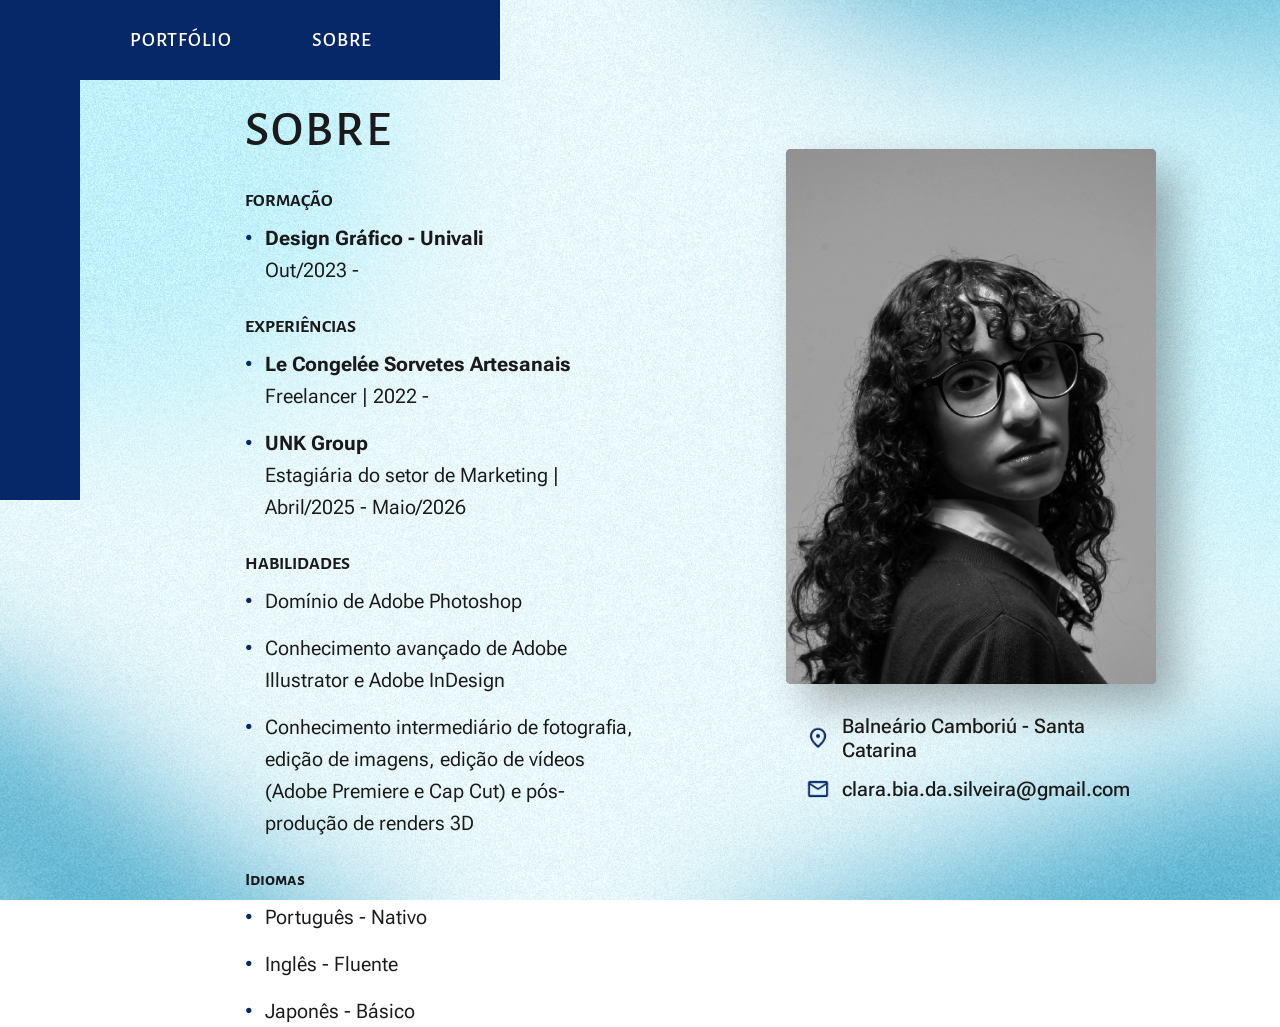
<file: about.html>
<!DOCTYPE html>
<html lang="pt-BR">
<head>
    <meta charset="UTF-8">
    <meta name="viewport" content="width=device-width, initial-scale=1.0">
    <title>Sobre - Clara Da Silveira</title>
    <link rel="stylesheet" href="style.css">
<link rel="preconnect" href="https://fonts.googleapis.com">
<link rel="preconnect" href="https://fonts.gstatic.com" crossorigin>
<link href="https://fonts.googleapis.com/css2?family=Alegreya+Sans+SC:ital,wght@0,100;0,300;0,400;0,500;0,700;0,800;0,900;1,100;1,300;1,400;1,500;1,700;1,800;1,900&family=Grandstander:ital,wght@0,100..900;1,100..900&family=Roboto+Flex:opsz,wght,XOPQ,XTRA,YOPQ,YTDE,YTFI,YTLC,YTUC@8..144,100..1000,96,468,79,-203,738,514,712&display=swap" rel="stylesheet">
</head>
<body class="body">

    <header class="menu-container-l">
        <nav class="menu-nav">
            <ul class="menu-lista">
                <li><a href="index.html">PORTFÓLIO</a></li>
                <li><a href="about.html">SOBRE</a></li>
            </ul>
        </nav>
    </header>


    <main class="container-sobre">
        <section class="conteudo-texto">
            <h1 class="titulo-sobre">SOBRE</h1>

            <div class="sessao-curriculo">
                <h3>FORMAÇÃO</h3>
                <ul>
                    <li><strong>Design Gráfico - Univali</strong><br>Out/2023 -</li>
                </ul>

                <h3>EXPERIÊNCIAS</h3>
                <ul>
                    <li><strong>Le Congelée Sorvetes Artesanais</strong><br>Freelancer | 2022 -</li>
                    <li><strong>UNK Group</strong><br>Estagiária do setor de Marketing | Abril/2025 - Maio/2026</li>
                </ul>

                <h3>HABILIDADES</h3>
                <ul>
                    <li>Domínio de Adobe Photoshop</li>
                    <li>Conhecimento avançado de Adobe Illustrator e Adobe InDesign</li>
                    <li>Conhecimento intermediário de fotografia, edição de imagens, edição de vídeos (Adobe Premiere e Cap Cut) e pós-produção de renders 3D</li>
                </ul>
                <h3>Idiomas</h3>
                <ul>
                    <li>Português - Nativo</li>
                    <li>Inglês - Fluente</li>
                    <li>Japonês - Básico</li>
                </ul>
            </div>
        </section>

        <section class="conteudo-visual">
            <div class="bloco-foto">
                <img src="../Images/Foto de Perfil.png" class="foto" alt="Foto de Perfil">
                </div>
            
            <div class="contatos-sobre">
                <div class="item-contato">
                    <img src="../Images/Icones/Localização.png" class="icone-contato">
                    
                    <p>Balneário Camboriú - Santa Catarina</p>
                </div>
                <div class="item-contato">
                    <img src="../Images/Icones/Email.png" class="icone-contato">
                    <p>clara.bia.da.silveira@gmail.com</p>
                </div>
            </div>
        </section>
    </main>

</body>
</html>
</file>
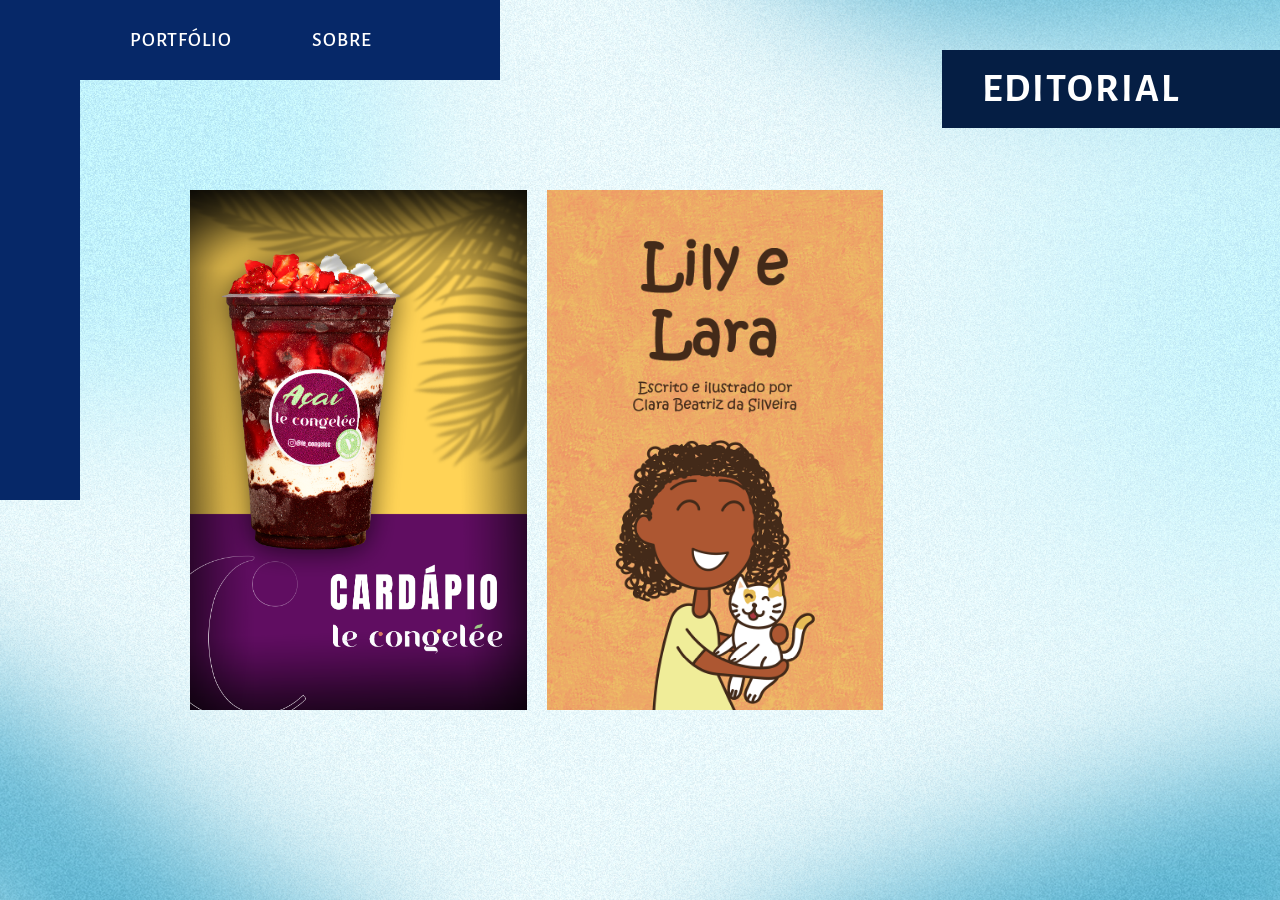
<file: projeto-editorial.html>
<!DOCTYPE html>
<html lang="pt-BR">
<head>
    <meta charset="UTF-8">
    <meta name="viewport" content="width=device-width, initial-scale=1.0">
    <title>Editorial - Portfolio Clara</title>
    <link rel="stylesheet" href="style.css">
<link rel="preconnect" href="https://fonts.googleapis.com">
<link rel="preconnect" href="https://fonts.gstatic.com" crossorigin>
<link href="https://fonts.googleapis.com/css2?family=Alegreya+Sans+SC:ital,wght@0,100;0,300;0,400;0,500;0,700;0,800;0,900;1,100;1,300;1,400;1,500;1,700;1,800;1,900&family=Grandstander:ital,wght@0,100..900;1,100..900&family=Roboto+Flex:opsz,wght,XOPQ,XTRA,YOPQ,YTDE,YTFI,YTLC,YTUC@8..144,100..1000,96,468,79,-203,738,514,712&display=swap" rel="stylesheet">
</head>
</head>
<body class="body">

    <header class="menu-container-l">
        <nav class="menu-nav">
            <ul class="menu-lista">
                <li><a href="index.html">PORTFÓLIO</a></li>
                <li><a href="about.html">SOBRE</a></li>
            </ul>
        </nav>
    </header>

    <main class="conteudo-interno">
        <div class="bloco-titulo-direito">
            <h1 class="titulo-pagina">EDITORIAL</h1>
        </div>

        <section class="galeria-fotos">

            <div class="item-post retrato" data-title="Cardápio Le Congelee">
                <img src="../Images/Editorial/cardapio de congelee V2.png" alt="cardapio">
                <div class="overlay-post"><span>Cardapio Le Congelée</span></div>

                <div class="sub-galeria">
                    <img src="../Images/Editorial/cardapio de congelee V2.png" alt="cardapioCAPA">
                    <img src="../Images/Editorial/IMG_20260129_175944.png" alt="Cardapio">
                    <img src="../Images/Editorial/IMG_20260129_180009.png" alt="Cardapio 2">
                </div>
            </div>

            <div class="item-post retrato" data-title="Fotos Lily e Lara">
                <img src="../Images/Editorial/lily e lara capa.png" alt="Fotos Lily e Lara">
                <div class="overlay-post"><span>Lily e Lara</span></div>
                
                <div class="sub-galeria">
                    <img src="../Images/Editorial/lily e lara capa.png" alt="Fotos Lily e LaraCAPA">
                    <img src="../Images/Editorial/Lily e lara.png" alt="Lily & Lara">
                    <span class="sub-galeria-item" data-src="../Images/Editorial/apresentação livro infantil clara.pdf">PDF</span>
                </div>
            </div>

        </section>
    </main>

     <div class="lightbox" id="lightbox">
        <span class="fechar-lightbox">&times;</span>
        <div class="container-lightbox">
            </div>
        <span class="titulo-lightbox" id="titulo-lightbox">Título Padrão</span>
    </div>

    <script src="scripts.js"></script>
</body>
</html>
</file>
<file: style.css>
/* Reset básico para remover margens padrão do navegador */
* {
    margin: 0;
    padding: 0;
    box-sizing: border-box;
}

:root {
    --azul-escuro: #051e44; /* Cor extraída da imagem */
    --texto-branco: #ffffff;
}

html, body {
    margin: 0;
    padding: 0;
    width: 100%;
    min-height: 100vh; 
}

body {

    background-image: url("../Images/Fundo.png"); 
    background-size: cover;
    background-repeat: no-repeat;
    background-attachment: fixed;

}

/* O Container principal que forma o "L" */
.menu-container-l {
    position: absolute;
    top: 0;
    left: 0;
    z-index: 100;
    font-family: 'Alegreya Sans SC', sans-serif;
    background-color: #062868;
    /* Dimensões para criar o bloco visual do topo esquerdo */
    width: 500px; 
    height: 80px;

    
    /* Para fazer o "L", vamos criar uma extensão vertical com pseudo-elemento */
    display: flex;
    align-items: center; /* Centraliza o texto verticalmente na barra horizontal */
    padding-left: 130px; /* Espaço da esquerda */
}

/* O "L" Vertical (A perna do L descendo) */
.menu-container-l::before {
    content: '';
    position: absolute;
    top: 0;
    left: 0;
    width: 80px; /* Espessura da barra lateral */
    height: 500px; /* Altura da perna do L */
    background-color: #062868;
    z-index: -1; /* Fica atrás para não atrapalhar cliques se necessário */
}

/* Estilização da lista */
.menu-lista {
    list-style: none;
    display: flex;
    
    font-family: 'Alegreya Sans SC', sans-serif;
    gap: 80px; /* Espaço entre "PORTFÓLIO" e "SOBRE" */
}

/* Estilização dos Links */
.menu-lista li a {
    text-decoration: none;
    color: var(--texto-branco);
    font-size: 20px;
    font-weight: 500;
    text-transform: uppercase; /* Deixa tudo maiúsculo */
    letter-spacing: 1px; /* Espaçamento entre letras */
}

.menu-lista li a:hover {
    opacity: 0.8; /* Efeito suave ao passar o mouse */
}

/* --- ETAPA 2: TEXTO PRINCIPAL --- */

.conteudo-esquerdo {
    /* Posicionamento do bloco inteiro de texto */
    position: absolute;
    top: 250px; /* Distância do topo (abaixo do menu L) */
    left: 120px; /* Distância da lateral esquerda */
    z-index: 1; /* Garante que o texto fique por cima do fundo */
}

.texto-apresentacao {
    display: flex;
    flex-direction: column;
    padding-left: 150px;
    gap: 15px; /* Espaçamento entre os três blocos de texto */
}

.subtitulo {
    font-size: 40px;
    padding-bottom: 50px;
        font-size: 45px;
    font-family: 'Alegreya Sans SC', sans-serif;
    font-weight: 500;
    color: #1a1a1a; /* Quase preto */
    letter-spacing: 1.5px;
}

.nome-principal {
    font-family: 'Grandstander';
    font-size: 85px; /* Tamanho grande como na imagem */
    font-weight: 600;
    color: #062868; 
    line-height: 1.1; /* Controla o espaço entre "CLARA DA" e "SILVEIRA" */
}

.cargo {
    font-family: 'Roboto Flex', sans-serif;
    font-size: 25px;
    font-weight: 600;
    color: #1a1a1a; /* Quase preto */
    margin-top: 10px; /* Um respiro extra acima do cargo */
}

/* --- AJUSTE ETAPA 3 e 4 --- */

/* Mantemos o painel azul no fundo */
.painel-direito {
    position: fixed;
    top: 0;
    right: 8%;
    width: 40%;
    height: 100vh;
    background-color: #062868;
    z-index: 0;
}

/* Criamos uma área invisível na direita para os cards */
.camada-cards {
    position: absolute;
    top: 0;
    right: 0;
    width: 55%; /* Um pouco maior que o painel azul para permitir o "vazamento" */
    height: 100vh;
    z-index: 2; /* Fica acima do painel azul */
}


/* --- POSICIONAMENTO MANUAL (COMO NA IMAGEM) --- */

.card-instagram {
    top: 3%;
    left: 20%; /* Note que o 'left' baixo faz ele sair do azul e ir para o fundo claro */
}

.card-ilustracoes {
    top:8%;
    right: 10%;
}

.card-editorial {
    bottom: 5%;
    left: 6%;
}

.card-fotografias {
    bottom: 4%;
    right: 26%;
}

/* --- AJUSTE DE COR E OPACIDADE DOS CARDS --- */

.card {
    position: absolute;
    background-color: #217C9B !important;
    width: 312px;
    height: 390px;
    border-radius: 8px;
    display: flex;
    flex-direction: column;
    align-items: center;
    justify-content: center;
    padding: 20px;
    text-decoration: none;
    
    /* Sombra mais forte para dar profundidade sobre o fundo escuro */
    box-shadow: 20px 20px 40px rgba(0, 0, 0, 0.4); 
    
    /* Garante que não haja transparência herdada */
    opacity: 1; 
    z-index: 5;
}

/* Estilo do texto dentro dos cards */
.card h3 {
    color: #ffffff; /* Branco puro */
    font-family: 'Alegreya Sans SC', sans-serif;
    font-size: 14px;
    font-weight: 600;
    text-align: center;
    text-transform: uppercase;
    margin-top: 20px;
    font-family: 'Montserrat', sans-serif;
    line-height: 1.4;
    text-decoration: none; /* Garante que o texto específico não tenha linha */
    color: #ffffff;        /* Força a cor branca para não ficar o azul padrão de link */
}

.card:visited, 
.card:active, 
.card:link {
    text-decoration: none;
    color: inherit; /* Mantém a cor que definimos no h3 */
}

/* Efeito ao passar o mouse: o botão sobe levemente e brilha */
.card:hover {
    transform: translateY(-5px) scale(1.02);
    filter: brightness(1.1);
    box-shadow: 25px 25px 50px rgba(0, 0, 0, 0.5);
}

/* Container para as imagens PNG */
.container-icone {
    width: 120px; /* Ajuste conforme o tamanho do seu ícone */
    height: 120px;
    display: flex;
    align-items: center;
    justify-content: center;
    margin-bottom: 15px;
}

.icone-png {
    max-width: 100%;
    max-height: 100%;
    object-fit: contain; /* Garante que a imagem não distorça */
}

/* Ajuste no texto para não parecer link azul padrão */
.card h3 {
    color: #ffffff;
    font-family: 'Montserrat', sans-serif;
    font-size: 14px;
    letter-spacing: 1px;
    text-align: center;
    margin: 0;
}

/* --- CONFIGURAÇÃO DE IMAGEM ESPECÍFICA PARA CADA CARD NO HOVER --- */

/* --- CONFIGURAÇÃO DE IMAGEM NO HOVER DOS CARDS --- */

/* --- TRANSIÇÃO SUAVE DA IMAGEM --- */

/* Adiciona isto para o card não "pular" e a imagem não sair das bordas */
.card {
    overflow: hidden; 
    transition: transform 0.4s ease, box-shadow 0.4s ease, filter 0.4s ease;
}

/* Criando a camada da imagem que vai aparecer com suavidade */
.card::after {
    content: "";
    position: absolute;
    top: 0;
    left: 0;
    width: 100%;
    height: 100%;
    background-size: cover;
    background-position: center;
    background-repeat: no-repeat;
    opacity: 0; /* Começa invisível */
    transition: opacity 0.5s ease-in-out; /* Aqui está a suavidade */
    z-index: 1;
}

/* Garante que o ícone e o texto fiquem na frente e sumam suavemente */
.card .container-icone, .card h3 {
    position: relative;
    z-index: 2;
    transition: opacity 0.4s ease;
}

/* No Hover: a imagem ganha opacidade e o texto/ícone somem */
.card:hover::after {
    opacity: 1;
}
.card:hover .container-icone, .card:hover h3 {
    opacity: 0;
}

/* Atribuição das Imagens (Apenas os caminhos) */
.card-instagram::after { background-image: url("../Images/HovInstagram.png"); }
.card-ilustracoes::after { background-image: url("../Images/HovIlustracoes.png"); }
.card-editorial::after { background-image: url("../Images/Editorial/cardapio\ de\ c,ongelee\ V2.png"); }
.card-fotografias::after { background-image: url("../Images/HovFotografias.png"); }
















/* Pagina About Abaixo */

/* --- ESTILOS DA PÁGINA SOBRE --- */

.container-sobre {
    display: flex;
    justify-content: space-between;
    padding: 100px 10% 50px 120px; /* Alinhado com a margem do menu e texto principal */
    position: relative;
    z-index: 5;
    height: 100vh;
}

.conteudo-texto {
    padding-left: 125px;
    width: 50%;
    color: #1a1a1a;
}

.titulo-sobre {
    font-family: 'Alegreya Sans SC', sans-serif; 
    font-size: 50px;
    font-weight: 500;
    margin-bottom: 20px;
    letter-spacing: 2px;
}

.sessao-curriculo h3 {
    font-family: 'Alegreya Sans SC', sans-serif;
    font-size: 18px;
    font-weight: 700;
    margin-top: 30px;
    margin-bottom: 10px;
}

.sessao-curriculo ul {
    list-style: none;
    padding-left: 0;
}

.sessao-curriculo li {
    font-family: 'Roboto Flex', sans-serif;
    font-size: 20px;
    line-height: 1.6;
    margin-bottom: 15px;
    position: relative;
    padding-left: 20px;
}

/* Bolinha dos itens da lista */
.sessao-curriculo li::before {
    content: '•';
    position: absolute;
    left: 0;
    color: #062868;
}

/* Lado da Foto e Contatos */
.conteudo-visual {
    width: 35%;
    display: flex;
    flex-direction: column;
    align-items: center;
    justify-content: center;
}

.contatos-sobre {
    width: 330px;       /* Mesma largura da foto para alinhar perfeitamente */
    display: flex;
    flex-direction: column;
    gap: 15px;          /* Espaço uniforme entre os itens */
}

.item-contato {
    font-family: 'Roboto Flex', sans-serif;
    display: flex;
    align-items: center;
    font-size: 20px;
    gap: 12px;
    font-weight: 500;   /* Montserrat Médium para melhor leitura */
    color: #1a1a1a;
}

.icone-contato {
    width: 24px;        /* Tamanho fixo em pixels para os ícones não variarem */
    height: auto;
    flex-shrink: 0;     /* Impede o ícone de amassar se o texto for longo */
}


.bloco-foto {
    width: 370px;
    height: 535px;
    background-color: #217C9B; 
    border-radius: 5px;
    box-shadow: 20px 20px 40px rgba(0, 0, 0, 0.3);
    margin-bottom: 30px; /* Reduzi um pouco para aproximar os contatos */
    overflow: hidden;    /* Garante que a foto não saia das bordas arredondadas */
    display: flex;
    align-items: center;
    justify-content: center;
}

.foto {
    width: 100%;
    height: 100%;
    object-fit: cover;   /* Faz a foto preencher o quadro sem distorcer */
    display: block;
}




/* =========================================
   PAGINA FOTOGRAFIAS
   ========================================= */

.conteudo-interno {
    padding: 40px;
    margin-left: 150px; /* Evita que o L do menu sobreponha o conteúdo */
    position: relative;
    z-index: 10;
}

/* Novo bloco azul escuro para o título no canto direito */
.bloco-titulo-direito {
    position: absolute;
    top: 50px;
    right: 0;
    background-color: var(--azul-escuro);
    padding: 15px 100px 15px 40px;
}

.titulo-pagina {
    font-family: 'Alegreya Sans SC', sans-serif;
    font-size: 2.5rem;
    color: #ffffff; /* Letra branca */
    letter-spacing: 2px;
}

.galeria-fotos {
    display: grid;
    grid-template-columns: repeat(auto-fill, minmax(300px, 1fr));
    grid-auto-rows: 250px; /* Altura base das fotos */
    gap: 20px;
    margin-top: 150px; /* Dá espaço para o título lá em cima */
    max-width: 1200px;
}

/* Modificador opcional: adicione a classe 'retrato' no HTML para imagens altas */
.item-post.retrato {
    grid-row: span 2;
}

.item-post {
    position: relative;
    cursor: pointer;
    overflow: hidden;
    background: #f0f0f0;
}

.item-post img {
    width: 100%;
    height: 100%;
    object-fit: cover;
    display: block;
    transition: transform 0.3s ease;
}

.item-post:hover img {
    transform: scale(1.05); /* Zoom leve na imagem */
}

.overlay-post {
    position: absolute;
    top: 0;
    left: 0;
    width: 100%;
    height: 100%;
    background: rgba(6, 40, 104, 0.4); /* Fundo azul translúcido no hover */
    display: flex;
    align-items: center;
    justify-content: center;
    opacity: 0;
    transition: opacity 0.3s ease;
}

.item-post:hover .overlay-post {
    opacity: 1;
}

.overlay-post span {
    font-size: 30px;
    color: white;
    font-weight: 300;
}

/* Esconde a sub-galeria na tela principal */
.sub-galeria {
    display: none;
}

/* =========================================
   ESTILO DO LIGHTBOX ATUALIZADO
   ========================================= */

.lightbox {
    display: none;
    position: fixed;
    z-index: 1000;
    left: 0;
    top: 0;
    width: 100vw;
    height: 100vh;
    background-color: rgba(245, 245, 245, 0.9); 
    backdrop-filter: blur(5px);
    justify-content: center;
    align-items: center;
}

.lightbox.ativo {
    display: flex;
}

.container-lightbox {
    display: flex;
    flex-direction: row; 
    gap: 40px;
    width: 100%;
    max-width: 100vw; 
    height: 80vh; /* Altura levemente maior para comportar o respiro */
    
    /* Importante: Padding nas laterais e EMBAIXO para afastar a barra */
    padding: 0 15vw 80px 15vw; 
    
    /* Ativa o scroll horizontal e esconde o vertical */
    overflow-x: auto;
    overflow-y: hidden;
    
    /* Alinhamento: flex-start garante que o scroll funcione corretamente da esquerda */
    justify-content: flex-start;
    align-items: center;
    scroll-behavior: smooth;
}

/* --- ESTILIZAÇÃO DA BARRA DE SCROLL (WEBKIT) --- */

/* 1. Define a altura da barra */
.container-lightbox::-webkit-scrollbar {
    height: 8px; 
}

/* 2. O Trilho: O segredo para a barra não encostar nas paredes do site */
.container-lightbox::-webkit-scrollbar-track {
    background: rgba(0, 0, 0, 0.05);
    /* Adicionando margem nas laterais do trilho, a barra fica centralizada e menor */
    margin: 0 25vw; 
    border-radius: 10px;
}

/* 3. O "Thumb" (a parte que arrasta) */
.container-lightbox::-webkit-scrollbar-thumb {
    background: #062868; 
    border-radius: 10px;
}

.container-lightbox::-webkit-scrollbar-thumb:hover {
    background: #217C9B;
}

/* Garante que a imagem mantenha a altura do container sem ultrapassar o padding */
.container-lightbox img {
    height: 100%;
    width: auto;
    flex-shrink: 0;
    object-fit: contain;
    box-shadow: 0px 10px 30px rgba(0, 0, 0, 0.1);
}

/* Botão de Fechar (X) - Canto superior direito */
.fechar-lightbox {
    position: fixed;
    top: 30px;
    right: 50px;
    font-size: 50px;
    font-weight: 300;
    color: #1a1a1a;
    cursor: pointer;
    z-index: 1001;
    transition: color 0.2s;
}

.fechar-lightbox:hover {
    color: var(--azul-escuro);
}

/* Título do Ensaio - Canto inferior esquerdo */
.titulo-lightbox {
    position: fixed;
    bottom: 40px;
    left: 80px;
    font-family: 'Roboto Flex', sans-serif; 
    font-size: 35px;
    font-weight: 600; 
    color: var(--azul-escuro);
    z-index: 1001;
}

/* Adicione isso ao seu style.css */
.pdf-lightbox {
    flex-shrink: 0;
    width: 600px;  /* Ajuste a largura conforme necessário */
    height: 100%;  
    border: none;
    background: #fff;
    scroll-snap-align: center;
}

/* Opcional: ajustar a aparência caso precise de scroll dentro do PDF */
.container-lightbox {
    overflow-x: auto;
    overflow-y: hidden;
}








/* Animação Smooth troca de pagina

/* Animação de Fade-in */
@keyframes fadeIn {
    from { opacity: 0; }
    to { opacity: 1; }
}

/* Aplica a animação ao corpo da página */
body {
    animation: fadeIn 0.8s ease-in-out;
}

/* Opcional: Se quiser que o link também fade-out ao clicar */
a.fade-out {
    animation: fadeOut 0.5s ease-in-out;
}

@keyframes fadeOut {
    from { opacity: 1; }
    to { opacity: 0; }
}





/* -------------------------------------------------------------- Dispositivos Menores ---------------------------------------------------------------------- */
/* -------------------------------------------------------------- Dispositivos Menores ---------------------------------------------------------------------- */
/* -------------------------------------------------------------- Dispositivos Menores ---------------------------------------------------------------------- */
/* -------------------------------------------------------------- Dispositivos Menores ---------------------------------------------------------------------- */
/* -------------------------------------------------------------- Dispositivos Menores ---------------------------------------------------------------------- */

/* =========================================
   VERSÃO TABLET E NOTEBOOKS PEQUENOS (Até 1200px)
   ========================================= */
@media (max-width: 1200px) {
    
    /* 1. Ajuste do Menu "L" para ocupar menos espaço */
    .menu-container-l {
        width: 350px;
        padding-left: 90px;
    }
    
    .menu-lista {
        gap: 40px; /* Aproxima os links */
    }

    /* 2. Textos e Posições da Home */
    .conteudo-esquerdo {
        left: 60px; /* Puxa o texto mais para a esquerda */
        top: 200px;
    }

    .nome-principal {
        font-size: 60px; /* Reduz a fonte gigante */
    }

    .subtitulo {
        font-size: 35px;
    }

    /* 3. Redimensionamento dos Cards */
    .card {
        width: 240px;
        height: 300px;
        padding: 15px;
    }

    .container-icone {
        width: 90px;
        height: 90px;
    }

    /* Reajuste manual para não vazarem da tela */
    .card-instagram { top: 5%; left: 10%; }
    .card-ilustracoes { top: 12%; right: 5%; }
    .card-editorial { bottom: 8%; left: 5%; }
    .card-fotografias { bottom: 5%; right: 15%; }

    /* 4. Página Sobre */
    .container-sobre {
        padding: 100px 5% 50px 90px; /* Reduz o respiro lateral */
    }

    .titulo-sobre {
        font-size: 40px;
    }

    .bloco-foto {
        width: 280px;
        height: 400px;
    }

    .contatos-sobre {
        width: 280px;
    }

    .item-contato {
        font-size: 16px; /* Evita que o e-mail quebre a linha */
    }

    /* 5. Páginas de Galeria */
    .conteudo-interno {
        margin-left: 90px;
        padding: 30px;
    }

    .bloco-titulo-direito {
        padding: 15px 50px 15px 30px;
    }

    .titulo-pagina {
        font-size: 2rem;
    }
}

/* =========================================
   VERSÃO MOBILE (Telas menores que 768px)
   ========================================= */
@media (max-width: 768px) {
    
    /* 1. Menu L vira uma barra superior normal */
    .menu-container-l {
        width: 100%;
        height: auto;
        padding: 15px 0;
        display: flex;
        justify-content: center;
        position: relative;
    }
    
    /* Remove a perna vertical do L */
    .menu-container-l::before {
        display: none; 
    }

    .menu-lista {
        gap: 20px;
        flex-wrap: wrap;
        justify-content: center;
        padding: 0;
    }

    /* 2. Texto Principal (Home) */
    .conteudo-esquerdo {
        position: relative;
        top: 0;
        left: 0;
        padding: 40px 20px;
        text-align: center; /* Centraliza o texto no celular */
        display: flex;
        flex-direction: column;
        align-items: center;
    }

    .texto-apresentacao {
        padding-left: 0;
    }

    .nome-principal {
        font-size: 50px; /* Reduz o tamanho do nome */
    }

    .subtitulo {
        font-size: 25px;
        padding-bottom: 20px;
    }

    /* 3. Ajuste do Fundo Azul (Home) */
    .painel-direito {
        display: none; /* Esconde aquele bloco azul fixo da direita */
    }

    /* 4. Cards (Home) empilhados um embaixo do outro */
    .camada-cards {
        position: relative;
        width: 100%;
        height: auto;
        display: flex;
        flex-direction: column;
        align-items: center;
        gap: 30px;
        padding: 20px 0 50px 0;
    }

    .card {
        position: relative; /* Tira o absolute */
        top: auto !important;
        left: auto !important;
        right: auto !important;
        bottom: auto !important;
        width: 90%; /* Ocupa quase toda a largura da tela */
        max-width: 350px;
    }

    /* 5. Página Sobre - Fica em coluna em vez de lado a lado */
    .container-sobre {
        flex-direction: column;
        padding: 20px;
        height: auto;
        align-items: center;
    }

    .conteudo-texto {
        width: 100%;
        padding-left: 0;
        margin-bottom: 40px;
    }

    .conteudo-visual {
        width: 100%;
    }

    .bloco-foto {
        width: 100%;
        max-width: 350px;
        height: 450px;
    }

    /* 6. Páginas de Galeria (Fotografias, Editorial, etc) */
    .conteudo-interno {
        padding: 20px;
        margin-left: 0; /* Tira a margem gigante da esquerda */
    }

    .bloco-titulo-direito {
        position: relative;
        top: 0;
        right: 0;
        padding: 15px 20px;
        text-align: center;
        margin-bottom: 30px;
    }

    .galeria-fotos {
        grid-template-columns: 1fr; /* Coloca as fotos uma embaixo da outra */
        margin-top: 20px;
    }

    /* 7. Lightbox para Mobile */
    .container-lightbox {
        padding: 0 5vw 80px 5vw; /* Reduz as bordas laterais */
        gap: 15px;
    }

    .fechar-lightbox {
        top: 15px;
        right: 20px;
        font-size: 40px;
    }

    .titulo-lightbox {
        font-size: 20px;
        bottom: 20px;
        left: 20px;
    }
}
</file>
